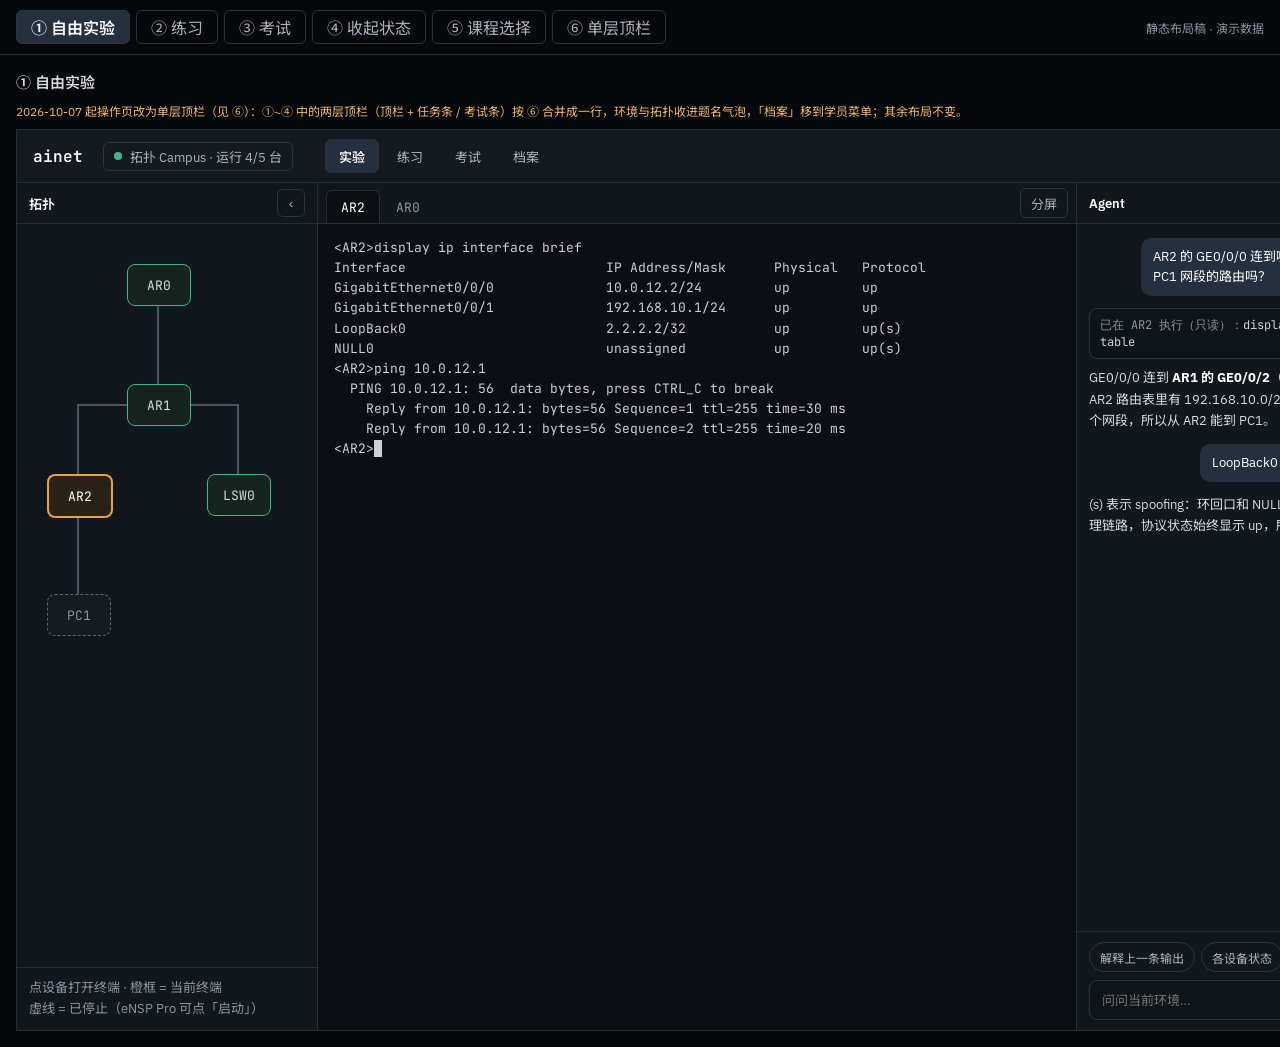
<file: docs/design/ui-layout.html>
<!doctype html>
<html lang="zh-CN"><head><meta charset="utf-8"><meta name="viewport" content="width=device-width, initial-scale=1">
<title>ainet 工作台布局方案（历史）</title>
<!-- 2026-10-14 后的实际布局以 ui-upgrade.md 为准，本页保留旧版设计参考。 -->
<link href="https://fonts.googleapis.com/css2?family=IBM+Plex+Sans:wght@400;500;600&family=JetBrains+Mono:wght@400;600&family=Noto+Sans+SC:wght@400;500;600&display=swap" rel="stylesheet">
<style>
body{margin:0;background:#06080b;color:#d5dbe3;font-family:'IBM Plex Sans','Noto Sans SC',sans-serif}
nav.tabs{position:sticky;top:0;z-index:10;display:flex;gap:6px;padding:10px 16px;background:#06080b;border-bottom:1px solid #262d38}
nav.tabs button{height:34px;padding:0 14px;border:1px solid #2c3440;border-radius:6px;background:transparent;color:#aab3bf;font:inherit;cursor:pointer}
nav.tabs button.on{background:#24303d;color:#fff;font-weight:600}
.board{padding:16px;overflow-x:auto} .board h2{margin:0 0 10px;font-size:15px;font-weight:600}
.frame{width:1440px;border:1px solid #262d38}
.board .note{margin:0 0 10px;color:#f0b56a;font-size:12px}
</style></head><body>
<nav class="tabs"><button data-i="0" class=on>① 自由实验</button><button data-i="1">② 练习</button><button data-i="2">③ 考试</button><button data-i="3">④ 收起状态</button><button data-i="4">⑤ 课程选择</button><button data-i="5">⑥ 单层顶栏</button><span style="margin-left:auto;align-self:center;color:#8a94a3;font-size:12px">静态布局稿 · 演示数据</span></nav>
<section class="board" id="b0"><h2>① 自由实验</h2><p class="note">2026-10-07 起操作页改为单层顶栏（见 ⑥）：①~④ 中的两层顶栏（顶栏 + 任务条 / 考试条）按 ⑥ 合并成一行，环境与拓扑收进题名气泡，「档案」移到学员菜单；其余布局不变。</p><div class="frame">
<div style="width: 1440px; height: 900px; box-sizing: border-box; display: flex; flex-direction: column; background: #0e1217; color: #d5dbe3; font-family: 'IBM Plex Sans', 'Noto Sans SC', sans-serif; font-size: 13px">

  <header style="height: 52px; flex: none; display: flex; align-items: center; gap: 20px; padding: 0 16px; background: #151a21; border-bottom: 1px solid #262d38">
    <div style="font-family: 'JetBrains Mono', monospace; font-weight: 600; font-size: 16px; color: #ffffff">ainet</div>
    <div style="display: flex; align-items: center; gap: 8px; padding: 4px 10px; border: 1px solid #2c3440; border-radius: 6px; color: #aab3bf">
      <span style="width: 8px; height: 8px; border-radius: 50%; background: #3fb68b"></span>
      <span>拓扑 Campus · 运行 4/5 台</span>
    </div>
    <nav aria-label="模式" style="display: flex; gap: 4px; margin-left: 12px">
      <button style="height: 34px; padding: 0 14px; border: none; border-radius: 6px; background: #24303d; color: #ffffff; font: inherit; font-weight: 600">实验</button>
      <button style="height: 34px; padding: 0 14px; border: none; border-radius: 6px; background: transparent; color: #aab3bf; font: inherit">练习</button>
      <button style="height: 34px; padding: 0 14px; border: none; border-radius: 6px; background: transparent; color: #aab3bf; font: inherit">考试</button>
      <button style="height: 34px; padding: 0 14px; border: none; border-radius: 6px; background: transparent; color: #aab3bf; font: inherit">档案</button>
    </nav>
    <div style="flex: 1"></div>
    <div style="color: #aab3bf">学生：[学生姓名]</div>
  </header>

  <main style="flex: 1; min-height: 0; display: flex">

    <section aria-label="拓扑" style="width: 300px; flex: none; display: flex; flex-direction: column; background: #12171d; border-right: 1px solid #262d38">
      <div style="height: 40px; display: flex; align-items: center; justify-content: space-between; padding: 0 12px; border-bottom: 1px solid #262d38">
        <strong style="font-weight: 600; color: #ffffff">拓扑</strong>
        <button aria-label="收起拓扑" style="width: 28px; height: 28px; border: 1px solid #2c3440; border-radius: 6px; background: transparent; color: #aab3bf">‹</button>
      </div>
      <div style="position: relative; flex: 1">
        <div style="position: absolute; left: 140px; top: 70px; width: 2px; height: 110px; background: #4a5566"></div>
        <div style="position: absolute; left: 60px; top: 180px; width: 160px; height: 2px; background: #4a5566"></div>
        <div style="position: absolute; left: 60px; top: 180px; width: 2px; height: 90px; background: #4a5566"></div>
        <div style="position: absolute; left: 220px; top: 180px; width: 2px; height: 90px; background: #4a5566"></div>
        <div style="position: absolute; left: 60px; top: 270px; width: 2px; height: 110px; background: #4a5566"></div>

        <div style="position: absolute; left: 110px; top: 40px; width: 62px; height: 40px; border: 1px solid #3fb68b; border-radius: 8px; background: #17231f; display: flex; align-items: center; justify-content: center; font-family: 'JetBrains Mono', monospace">AR0</div>
        <div style="position: absolute; left: 110px; top: 160px; width: 62px; height: 40px; border: 1px solid #3fb68b; border-radius: 8px; background: #17231f; display: flex; align-items: center; justify-content: center; font-family: 'JetBrains Mono', monospace">AR1</div>
        <div style="position: absolute; left: 30px; top: 250px; width: 62px; height: 40px; border: 2px solid #e8a33d; border-radius: 8px; background: #2a2216; display: flex; align-items: center; justify-content: center; font-family: 'JetBrains Mono', monospace; color: #ffffff">AR2</div>
        <div style="position: absolute; left: 190px; top: 250px; width: 62px; height: 40px; border: 1px solid #3fb68b; border-radius: 8px; background: #17231f; display: flex; align-items: center; justify-content: center; font-family: 'JetBrains Mono', monospace">LSW0</div>
        <div style="position: absolute; left: 30px; top: 370px; width: 62px; height: 40px; border: 1px dashed #5c6676; border-radius: 8px; background: #161b22; display: flex; align-items: center; justify-content: center; font-family: 'JetBrains Mono', monospace; color: #8a94a3">PC1</div>
      </div>
      <div style="padding: 10px 12px; border-top: 1px solid #262d38; color: #8a94a3; line-height: 1.6">点设备打开终端 · 橙框 = 当前终端<br>虚线 = 已停止（eNSP Pro 可点「启动」）</div>
    </section>

    <section aria-label="终端" style="flex: 1; min-width: 0; display: flex; flex-direction: column; background: #0b0e12">
      <div style="height: 40px; flex: none; display: flex; align-items: flex-end; gap: 2px; padding: 0 8px; background: #12171d; border-bottom: 1px solid #262d38">
        <div style="height: 32px; padding: 0 14px; display: flex; align-items: center; background: #0b0e12; border: 1px solid #262d38; border-bottom: none; border-radius: 6px 6px 0 0; color: #ffffff; font-family: 'JetBrains Mono', monospace">AR2</div>
        <div style="height: 32px; padding: 0 14px; display: flex; align-items: center; color: #8a94a3; font-family: 'JetBrains Mono', monospace">AR0</div>
        <div style="flex: 1"></div>
        <button style="height: 30px; margin-bottom: 5px; padding: 0 10px; border: 1px solid #2c3440; border-radius: 6px; background: transparent; color: #aab3bf; font: inherit">分屏</button>
      </div>
      <pre style="flex: 1; margin: 0; padding: 14px 16px; font-family: 'JetBrains Mono', monospace; font-size: 13px; line-height: 1.55; color: #c9d1d9; white-space: pre-wrap">&lt;AR2&gt;display ip interface brief
Interface                         IP Address/Mask      Physical   Protocol
GigabitEthernet0/0/0              10.0.12.2/24         up         up
GigabitEthernet0/0/1              192.168.10.1/24      up         up
LoopBack0                         2.2.2.2/32           up         up(s)
NULL0                             unassigned           up         up(s)
&lt;AR2&gt;ping 10.0.12.1
  PING 10.0.12.1: 56  data bytes, press CTRL_C to break
    Reply from 10.0.12.1: bytes=56 Sequence=1 ttl=255 time=30 ms
    Reply from 10.0.12.1: bytes=56 Sequence=2 ttl=255 time=20 ms
&lt;AR2&gt;<span style="background: #c9d1d9; color: #0b0e12"> </span></pre>
    </section>

    <aside aria-label="Agent" style="width: 380px; flex: none; display: flex; flex-direction: column; background: #12171d; border-left: 1px solid #262d38">
      <div style="height: 40px; flex: none; display: flex; align-items: center; justify-content: space-between; padding: 0 12px; border-bottom: 1px solid #262d38">
        <strong style="font-weight: 600; color: #ffffff">Agent</strong>
        <div style="display: flex; gap: 6px; align-items: center">
          <span style="padding: 2px 8px; border-radius: 10px; background: #1d2a36; color: #8fc1e8; font-size: 12px">自由问答</span>
          <button aria-label="收起 Agent 面板" style="width: 28px; height: 28px; border: 1px solid #2c3440; border-radius: 6px; background: transparent; color: #aab3bf">›</button>
        </div>
      </div>
      <div style="flex: 1; min-height: 0; display: flex; flex-direction: column; gap: 12px; padding: 14px 12px; overflow: hidden">
        <div style="align-self: flex-end; max-width: 280px; padding: 9px 12px; border-radius: 10px; background: #24303d; color: #ffffff; line-height: 1.55">AR2 的 GE0/0/0 连到哪台设备？路由表里有去 PC1 网段的路由吗？</div>
        <div style="display: flex; flex-direction: column; gap: 8px; max-width: 330px">
          <div style="padding: 8px 10px; border: 1px solid #2c3440; border-radius: 8px; background: #0f1419; font-family: 'JetBrains Mono', monospace; font-size: 12px; color: #8a94a3">已在 AR2 执行（只读）：<span style="color: #c9d1d9">display ip routing-table</span></div>
          <div style="line-height: 1.65">GE0/0/0 连到 <b style="color: #ffffff">AR1 的 GE0/0/2</b>（来自拓扑）。<br>AR2 路由表里有 192.168.10.0/24（直连），PC1 就在这个网段，所以从 AR2 能到 PC1。</div>
        </div>
        <div style="align-self: flex-end; max-width: 280px; padding: 9px 12px; border-radius: 10px; background: #24303d; color: #ffffff; line-height: 1.55">LoopBack0 后面的 up(s) 是什么意思？</div>
        <div style="max-width: 330px; line-height: 1.65">(s) 表示 spoofing：环回口和 NULL0 这类逻辑接口没有物理链路，协议状态始终显示 up，所以标了 (s)。</div>
      </div>
      <div style="flex: none; padding: 10px 12px; border-top: 1px solid #262d38; display: flex; flex-direction: column; gap: 8px">
        <div style="display: flex; gap: 6px; flex-wrap: wrap">
          <button style="height: 30px; padding: 0 10px; border: 1px solid #2c3440; border-radius: 15px; background: transparent; color: #aab3bf; font: inherit; font-size: 12px">解释上一条输出</button>
          <button style="height: 30px; padding: 0 10px; border: 1px solid #2c3440; border-radius: 15px; background: transparent; color: #aab3bf; font: inherit; font-size: 12px">各设备状态</button>
        </div>
        <label style="display: flex; gap: 8px; align-items: center">
          <span style="position: absolute; left: -9999px">向 Agent 提问</span>
          <input placeholder="问问当前环境…" style="flex: 1; height: 40px; box-sizing: border-box; padding: 0 12px; border: 1px solid #2c3440; border-radius: 8px; background: #0f1419; color: #d5dbe3; font: inherit">
          <button style="height: 40px; padding: 0 16px; border: none; border-radius: 8px; background: #2f8f7f; color: #ffffff; font: inherit; font-weight: 600">发送</button>
        </label>
      </div>
    </aside>
  </main>
</div>
</div></section><section class="board" id="b1" hidden><h2>② 练习</h2><p class="note">2026-10-07 起操作页改为单层顶栏（见 ⑥）：①~④ 中的两层顶栏（顶栏 + 任务条 / 考试条）按 ⑥ 合并成一行，环境与拓扑收进题名气泡，「档案」移到学员菜单；其余布局不变。</p><div class="frame">
<div style="width: 1440px; height: 900px; box-sizing: border-box; display: flex; flex-direction: column; background: #0e1217; color: #d5dbe3; font-family: 'IBM Plex Sans', 'Noto Sans SC', sans-serif; font-size: 13px">

  <header style="height: 52px; flex: none; display: flex; align-items: center; gap: 20px; padding: 0 16px; background: #151a21; border-bottom: 1px solid #262d38">
    <div style="font-family: 'JetBrains Mono', monospace; font-weight: 600; font-size: 16px; color: #ffffff">ainet</div>
    <div style="display: flex; align-items: center; gap: 8px; padding: 4px 10px; border: 1px solid #2c3440; border-radius: 6px; color: #aab3bf">
      <span style="width: 8px; height: 8px; border-radius: 50%; background: #3fb68b"></span>
      <span>拓扑 Campus · 运行 5/5 台</span>
    </div>
    <nav aria-label="模式" style="display: flex; gap: 4px; margin-left: 12px">
      <button disabled="" style="height: 34px; padding: 0 14px; border: none; border-radius: 6px; background: transparent; color: #5c6676; font: inherit">实验</button>
      <button style="height: 34px; padding: 0 14px; border: none; border-radius: 6px; background: #24303d; color: #ffffff; font: inherit; font-weight: 600">练习</button>
      <button disabled="" style="height: 34px; padding: 0 14px; border: none; border-radius: 6px; background: transparent; color: #5c6676; font: inherit">考试</button>
      <button disabled="" style="height: 34px; padding: 0 14px; border: none; border-radius: 6px; background: transparent; color: #5c6676; font: inherit">档案</button>
    </nav>
    <div style="color: #8a94a3">练习进行中，结束后才能切换</div>
    <div style="flex: 1"></div>
    <div style="color: #aab3bf">学生：[学生姓名]</div>
  </header>

  <div role="region" aria-label="任务条" style="height: 56px; flex: none; display: flex; align-items: center; gap: 18px; padding: 0 16px; background: #182029; border-bottom: 1px solid #2f3a47">
    <span style="padding: 3px 9px; border-radius: 4px; background: #2f8f7f; color: #ffffff; font-weight: 600; font-size: 12px">练习</span>
    <div style="display: flex; flex-direction: column; gap: 2px; min-width: 0">
      <strong style="font-weight: 600; color: #ffffff; font-size: 14px">AR0 与 AR2 互联不通</strong>
      <span style="color: #8a94a3; font-size: 12px">工单：分支机构反馈访问总部失败，请排查 AR0—AR2 链路</span>
    </div>
    <div style="flex: 1"></div>
    <div style="display: flex; align-items: baseline; gap: 6px">
      <span style="color: #8a94a3">用时</span>
      <span style="font-family: 'JetBrains Mono', monospace; font-size: 20px; color: #ffffff">12:48</span>
    </div>
    <div style="display: flex; align-items: center; gap: 8px">
      <span style="color: #8a94a3">判定</span>
      <span style="padding: 3px 8px; border-radius: 4px; background: #17312a; color: #5fd3a7">互通 ✓</span>
      <span style="padding: 3px 8px; border-radius: 4px; background: #33251a; color: #f0b56a">回归 1/2</span>
    </div>
    <button style="height: 36px; padding: 0 14px; border: 1px solid #3a4655; border-radius: 6px; background: transparent; color: #d5dbe3; font: inherit">立即检查</button>
    <button style="height: 36px; padding: 0 14px; border: 1px solid #6b3b3b; border-radius: 6px; background: transparent; color: #f0a0a0; font: inherit">结束练习</button>
  </div>

  <main style="flex: 1; min-height: 0; display: flex">

    <section aria-label="拓扑" style="width: 260px; flex: none; display: flex; flex-direction: column; background: #12171d; border-right: 1px solid #262d38">
      <div style="height: 40px; display: flex; align-items: center; justify-content: space-between; padding: 0 12px; border-bottom: 1px solid #262d38">
        <strong style="font-weight: 600; color: #ffffff">拓扑</strong>
        <button aria-label="收起拓扑" style="width: 28px; height: 28px; border: 1px solid #2c3440; border-radius: 6px; background: transparent; color: #aab3bf">‹</button>
      </div>
      <div style="position: relative; flex: 1">
        <div style="position: absolute; left: 120px; top: 70px; width: 2px; height: 110px; background: #4a5566"></div>
        <div style="position: absolute; left: 50px; top: 180px; width: 150px; height: 2px; background: #4a5566"></div>
        <div style="position: absolute; left: 50px; top: 180px; width: 2px; height: 90px; background: #4a5566"></div>
        <div style="position: absolute; left: 200px; top: 180px; width: 2px; height: 90px; background: #4a5566"></div>
        <div style="position: absolute; left: 90px; top: 40px; width: 62px; height: 40px; border: 2px solid #e8a33d; border-radius: 8px; background: #2a2216; display: flex; align-items: center; justify-content: center; font-family: 'JetBrains Mono', monospace; color: #ffffff">AR0</div>
        <div style="position: absolute; left: 90px; top: 160px; width: 62px; height: 40px; border: 1px solid #3fb68b; border-radius: 8px; background: #17231f; display: flex; align-items: center; justify-content: center; font-family: 'JetBrains Mono', monospace">AR1</div>
        <div style="position: absolute; left: 20px; top: 250px; width: 62px; height: 40px; border: 1px solid #3fb68b; border-radius: 8px; background: #17231f; display: flex; align-items: center; justify-content: center; font-family: 'JetBrains Mono', monospace">AR2</div>
        <div style="position: absolute; left: 170px; top: 250px; width: 62px; height: 40px; border: 1px solid #3fb68b; border-radius: 8px; background: #17231f; display: flex; align-items: center; justify-content: center; font-family: 'JetBrains Mono', monospace">LSW0</div>
        <div style="position: absolute; left: 12px; top: 330px; width: 236px; box-sizing: border-box; padding: 8px 10px; border: 1px solid #2c3440; border-radius: 6px; color: #8a94a3; line-height: 1.55">本题涉及：AR0、AR2<br>本题设备不可停止</div>
      </div>
    </section>

    <section aria-label="终端" style="flex: 1; min-width: 0; display: flex; flex-direction: column; background: #0b0e12">
      <div style="height: 40px; flex: none; display: flex; align-items: flex-end; gap: 2px; padding: 0 8px; background: #12171d; border-bottom: 1px solid #262d38">
        <div style="height: 32px; padding: 0 14px; display: flex; align-items: center; background: #0b0e12; border: 1px solid #262d38; border-bottom: none; border-radius: 6px 6px 0 0; color: #ffffff; font-family: 'JetBrains Mono', monospace">AR0</div>
        <div style="height: 32px; padding: 0 14px; display: flex; align-items: center; color: #8a94a3; font-family: 'JetBrains Mono', monospace">AR2</div>
      </div>
      <pre style="flex: 1; margin: 0; padding: 14px 16px; font-family: 'JetBrains Mono', monospace; font-size: 13px; line-height: 1.55; color: #c9d1d9; white-space: pre-wrap">&lt;AR0&gt;ping 10.0.2.2
  PING 10.0.2.2: 56  data bytes, press CTRL_C to break
    Request time out
    Request time out
  --- 10.0.2.2 ping statistics ---
    2 packet(s) transmitted
    0 packet(s) received
    100.00% packet loss
&lt;AR0&gt;display ip interface brief
Interface                         IP Address/Mask      Physical   Protocol
GigabitEthernet0/0/2              10.0.20.1/24         up         up
&lt;AR0&gt;<span style="background: #c9d1d9; color: #0b0e12"> </span></pre>
    </section>

    <aside aria-label="工单与 Agent 导师" style="width: 380px; flex: none; display: flex; flex-direction: column; background: #12171d; border-left: 1px solid #262d38">
      <div role="tablist" style="height: 40px; flex: none; display: flex; align-items: stretch; padding: 0 8px; border-bottom: 1px solid #262d38">
        <button role="tab" aria-selected="false" style="padding: 0 14px; border: none; border-bottom: 2px solid transparent; background: transparent; color: #8a94a3; font: inherit">工单详情</button>
        <button role="tab" aria-selected="true" style="padding: 0 14px; border: none; border-bottom: 2px solid #2f8f7f; background: transparent; color: #ffffff; font: inherit; font-weight: 600">Agent 导师</button>
        <div style="flex: 1"></div>
        <button aria-label="收起右侧面板" style="align-self: center; width: 28px; height: 28px; border: 1px solid #2c3440; border-radius: 6px; background: transparent; color: #aab3bf">›</button>
      </div>
      <div style="flex: none; padding: 8px 12px; background: #1a2230; color: #8fc1e8; font-size: 12px; line-height: 1.5">导师模式：只引导思路，不直接给答案；对话会作为评分参考</div>
      <div style="flex: 1; min-height: 0; display: flex; flex-direction: column; gap: 12px; padding: 14px 12px; overflow: hidden">
        <div style="align-self: flex-end; max-width: 280px; padding: 9px 12px; border-radius: 10px; background: #24303d; color: #ffffff; line-height: 1.55">AR0 ping 不通 AR2，我该先查什么？</div>
        <div style="max-width: 330px; line-height: 1.65">先确认两端是不是在同一网段。你刚看了 AR0 的接口地址，对端 AR2 那个口配的是什么？把两边的地址和掩码放在一起比一比。</div>
        <div style="align-self: flex-end; max-width: 280px; padding: 9px 12px; border-radius: 10px; background: #24303d; color: #ffffff; line-height: 1.55">AR2 那边是 10.0.2.2/24</div>
        <div style="max-width: 330px; line-height: 1.65">那么 AR0 这边 10.0.20.1/24 和它在同一网段吗？想清楚哪一端配错了，再动手改。</div>
      </div>
      <div style="flex: none; padding: 10px 12px; border-top: 1px solid #262d38; display: flex; flex-direction: column; gap: 8px">
        <div style="display: flex; gap: 6px; align-items: center">
          <span style="color: #8a94a3; font-size: 12px">提示</span>
          <button style="height: 30px; padding: 0 10px; border: 1px solid #2c3440; border-radius: 15px; background: transparent; color: #aab3bf; font: inherit; font-size: 12px">1 级 · 方向</button>
          <button style="height: 30px; padding: 0 10px; border: 1px solid #2c3440; border-radius: 15px; background: transparent; color: #aab3bf; font: inherit; font-size: 12px">2 级 · 位置</button>
          <button style="height: 30px; padding: 0 10px; border: 1px solid #5a4630; border-radius: 15px; background: transparent; color: #f0b56a; font: inherit; font-size: 12px">3 级 · 扣分</button>
        </div>
        <label style="display: flex; gap: 8px; align-items: center">
          <span style="position: absolute; left: -9999px">向导师提问</span>
          <input placeholder="向导师提问…" style="flex: 1; height: 40px; box-sizing: border-box; padding: 0 12px; border: 1px solid #2c3440; border-radius: 8px; background: #0f1419; color: #d5dbe3; font: inherit">
          <button style="height: 40px; padding: 0 16px; border: none; border-radius: 8px; background: #2f8f7f; color: #ffffff; font: inherit; font-weight: 600">发送</button>
        </label>
      </div>
    </aside>
  </main>
</div>
</div></section><section class="board" id="b2" hidden><h2>③ 考试</h2><p class="note">2026-10-07 起操作页改为单层顶栏（见 ⑥）：①~④ 中的两层顶栏（顶栏 + 任务条 / 考试条）按 ⑥ 合并成一行，环境与拓扑收进题名气泡，「档案」移到学员菜单；其余布局不变。</p><div class="frame">
<div style="width: 1440px; height: 900px; box-sizing: border-box; display: flex; flex-direction: column; background: #0e1217; color: #d5dbe3; font-family: 'IBM Plex Sans', 'Noto Sans SC', sans-serif; font-size: 13px">

  <header style="height: 52px; flex: none; display: flex; align-items: center; gap: 20px; padding: 0 16px; background: #151a21; border-bottom: 1px solid #262d38">
    <div style="font-family: 'JetBrains Mono', monospace; font-weight: 600; font-size: 16px; color: #ffffff">ainet</div>
    <div style="display: flex; align-items: center; gap: 8px; padding: 4px 10px; border: 1px solid #2c3440; border-radius: 6px; color: #aab3bf">
      <span style="width: 8px; height: 8px; border-radius: 50%; background: #3fb68b"></span>
      <span>运行 5/5 台</span>
    </div>
    <nav aria-label="模式" style="display: flex; gap: 4px; margin-left: 12px">
      <button disabled="" style="height: 34px; padding: 0 14px; border: none; border-radius: 6px; background: transparent; color: #5c6676; font: inherit">实验</button>
      <button disabled="" style="height: 34px; padding: 0 14px; border: none; border-radius: 6px; background: transparent; color: #5c6676; font: inherit">练习</button>
      <button style="height: 34px; padding: 0 14px; border: none; border-radius: 6px; background: #3a2a2a; color: #ffffff; font: inherit; font-weight: 600">考试</button>
      <button disabled="" style="height: 34px; padding: 0 14px; border: none; border-radius: 6px; background: transparent; color: #5c6676; font: inherit">档案</button>
    </nav>
    <div style="flex: 1"></div>
    <div style="color: #aab3bf">考生：[学生姓名]</div>
  </header>

  <div role="region" aria-label="考试条" style="height: 60px; flex: none; display: flex; align-items: center; gap: 22px; padding: 0 16px; background: #221a1c; border-bottom: 1px solid #4a3034">
    <span style="padding: 3px 9px; border-radius: 4px; background: #b04a4a; color: #ffffff; font-weight: 600; font-size: 12px">考试</span>
    <div style="display: flex; align-items: baseline; gap: 6px">
      <span style="color: #b39a9d">剩余</span>
      <span style="font-family: 'JetBrains Mono', monospace; font-size: 24px; font-weight: 600; color: #ffffff">38:12</span>
    </div>
    <div style="display: flex; align-items: center; gap: 6px">
      <span style="color: #b39a9d">第</span>
      <span style="width: 26px; height: 26px; border-radius: 50%; background: #3fb68b; color: #0e1217; display: flex; align-items: center; justify-content: center; font-weight: 600">1</span>
      <span style="width: 26px; height: 26px; border-radius: 50%; border: 2px solid #ffffff; color: #ffffff; display: flex; align-items: center; justify-content: center; font-weight: 600; box-sizing: border-box">2</span>
      <span style="width: 26px; height: 26px; border-radius: 50%; border: 1px solid #5c4a4d; color: #8a7a7d; display: flex; align-items: center; justify-content: center; box-sizing: border-box">3</span>
      <span style="color: #b39a9d">题</span>
    </div>
    <div style="display: flex; align-items: baseline; gap: 6px">
      <span style="color: #b39a9d">本题</span>
      <span style="font-family: 'JetBrains Mono', monospace; font-size: 16px; color: #f0b56a">09:40</span>
    </div>
    <button style="height: 36px; padding: 0 12px; border: 1px solid #5c4a4d; border-radius: 6px; background: transparent; color: #d5dbe3; font: inherit">查看工单 ▾</button>
    <div style="flex: 1"></div>
    <button style="height: 36px; padding: 0 14px; border: none; border-radius: 6px; background: #2f8f7f; color: #ffffff; font: inherit; font-weight: 600">提交本题</button>
    <button style="height: 36px; padding: 0 14px; border: 1px solid #5c4a4d; border-radius: 6px; background: transparent; color: #d5dbe3; font: inherit">下一题</button>
    <button style="height: 36px; padding: 0 14px; border: 1px solid #8a3d3d; border-radius: 6px; background: transparent; color: #f0a0a0; font: inherit">交卷</button>
  </div>

  <div style="position: relative; flex: none; height: 0">
    <div style="position: absolute; left: 470px; top: 6px; width: 520px; z-index: 2; box-sizing: border-box; padding: 14px 16px; border: 1px solid #4a3034; border-radius: 8px; background: #1c1517; box-shadow: 0 10px 30px rgba(0,0,0,0.5); line-height: 1.65">
      <strong style="display: block; margin-bottom: 4px; color: #ffffff; font-weight: 600">第 2 题 · 工单（展开状态）</strong>
      财务部 VLAN 的终端无法获取网关，请恢复其访问。限用 display / 配置命令，禁止重启设备。
    </div>
  </div>

  <main style="flex: 1; min-height: 0; display: flex">

    <section aria-label="拓扑（已打码）" style="width: 220px; flex: none; display: flex; flex-direction: column; background: #12171d; border-right: 1px solid #262d38">
      <div style="height: 40px; display: flex; align-items: center; justify-content: space-between; padding: 0 12px; border-bottom: 1px solid #262d38">
        <strong style="font-weight: 600; color: #ffffff">拓扑</strong>
        <button aria-label="收起拓扑" style="width: 28px; height: 28px; border: 1px solid #2c3440; border-radius: 6px; background: transparent; color: #aab3bf">‹</button>
      </div>
      <div style="flex: 1; display: flex; flex-direction: column; gap: 8px; padding: 12px">
        <div style="padding: 10px; border: 1px solid #2c3440; border-radius: 6px; font-family: 'JetBrains Mono', monospace">设备 A</div>
        <div style="padding: 10px; border: 1px solid #2c3440; border-radius: 6px; font-family: 'JetBrains Mono', monospace">设备 B</div>
        <div style="padding: 10px; border: 1px solid #2c3440; border-radius: 6px; font-family: 'JetBrains Mono', monospace">设备 C</div>
        <div style="margin-top: 6px; color: #8a94a3; line-height: 1.6">本场考试不提供拓扑：只列出可登录的设备，连线与名称已隐藏</div>
      </div>
    </section>

    <section aria-label="终端（双屏）" style="flex: 1; min-width: 0; display: flex; background: #0b0e12">
      <div style="flex: 1; min-width: 0; display: flex; flex-direction: column; border-right: 1px solid #262d38">
        <div style="height: 36px; flex: none; display: flex; align-items: center; padding: 0 12px; background: #12171d; border-bottom: 1px solid #262d38; font-family: 'JetBrains Mono', monospace; color: #ffffff">设备 B</div>
        <pre style="flex: 1; margin: 0; padding: 14px 16px; font-family: 'JetBrains Mono', monospace; font-size: 13px; line-height: 1.55; color: #c9d1d9; white-space: pre-wrap">&lt;B&gt;display vlan
VID  Type    Ports
--------------------------------------------
1    common  UT:GE0/0/1(U)  GE0/0/2(U)
20   common  TG:GE0/0/24(U)
&lt;B&gt;display port vlan GigabitEthernet0/0/2
Port                 Link Type  PVID  Trunk VLAN List
GigabitEthernet0/0/2 access     1     -
&lt;B&gt;<span style="background: #c9d1d9; color: #0b0e12"> </span></pre>
      </div>
      <div style="flex: 1; min-width: 0; display: flex; flex-direction: column">
        <div style="height: 36px; flex: none; display: flex; align-items: center; padding: 0 12px; background: #12171d; border-bottom: 1px solid #262d38; font-family: 'JetBrains Mono', monospace; color: #8a94a3">设备 A</div>
        <pre style="flex: 1; margin: 0; padding: 14px 16px; font-family: 'JetBrains Mono', monospace; font-size: 13px; line-height: 1.55; color: #c9d1d9; white-space: pre-wrap">&lt;A&gt;display ip interface brief
Interface                    IP Address/Mask   Physical Protocol
Vlanif20                     192.168.20.1/24   up       up
&lt;A&gt;<span style="background: #c9d1d9; color: #0b0e12"> </span></pre>
      </div>
    </section>
  </main>

  <footer style="height: 30px; flex: none; display: flex; align-items: center; gap: 16px; padding: 0 16px; background: #151a21; border-top: 1px solid #262d38; color: #8a94a3; font-size: 12px">
    <span>无 Agent 面板（后端也拒绝 Agent 请求）</span>
    <span>·</span>
    <span>提示按模板设定：本场禁用</span>
  </footer>
</div>
</div></section><section class="board" id="b3" hidden><h2>④ 收起状态</h2><p class="note">2026-10-07 起操作页改为单层顶栏（见 ⑥）：①~④ 中的两层顶栏（顶栏 + 任务条 / 考试条）按 ⑥ 合并成一行，环境与拓扑收进题名气泡，「档案」移到学员菜单；其余布局不变。</p><div class="frame">
<div style="width: 1440px; height: 900px; box-sizing: border-box; display: flex; flex-direction: column; background: #0e1217; color: #d5dbe3; font-family: 'IBM Plex Sans', 'Noto Sans SC', sans-serif; font-size: 13px">

  <header style="height: 52px; flex: none; display: flex; align-items: center; gap: 20px; padding: 0 16px; background: #151a21; border-bottom: 1px solid #262d38">
    <div style="font-family: 'JetBrains Mono', monospace; font-weight: 600; font-size: 16px; color: #ffffff">ainet</div>
    <div style="display: flex; align-items: center; gap: 8px; padding: 4px 10px; border: 1px solid #2c3440; border-radius: 6px; color: #aab3bf">
      <span style="width: 8px; height: 8px; border-radius: 50%; background: #3fb68b"></span>
      <span>拓扑 Campus · 运行 5/5 台</span>
    </div>
    <nav aria-label="模式" style="display: flex; gap: 4px; margin-left: 12px">
      <button disabled="" style="height: 34px; padding: 0 14px; border: none; border-radius: 6px; background: transparent; color: #5c6676; font: inherit">实验</button>
      <button style="height: 34px; padding: 0 14px; border: none; border-radius: 6px; background: #24303d; color: #ffffff; font: inherit; font-weight: 600">练习</button>
      <button disabled="" style="height: 34px; padding: 0 14px; border: none; border-radius: 6px; background: transparent; color: #5c6676; font: inherit">考试</button>
      <button disabled="" style="height: 34px; padding: 0 14px; border: none; border-radius: 6px; background: transparent; color: #5c6676; font: inherit">档案</button>
    </nav>
    <div style="flex: 1"></div>
    <div style="color: #aab3bf">学生：[学生姓名]</div>
  </header>

  <div role="region" aria-label="任务条" style="height: 56px; flex: none; display: flex; align-items: center; gap: 18px; padding: 0 16px; background: #182029; border-bottom: 1px solid #2f3a47">
    <span style="padding: 3px 9px; border-radius: 4px; background: #2f8f7f; color: #ffffff; font-weight: 600; font-size: 12px">练习</span>
    <strong style="font-weight: 600; color: #ffffff; font-size: 14px">AR0 与 AR2 互联不通</strong>
    <div style="flex: 1"></div>
    <span style="font-family: 'JetBrains Mono', monospace; font-size: 20px; color: #ffffff">12:48</span>
    <button style="height: 36px; padding: 0 14px; border: 1px solid #3a4655; border-radius: 6px; background: transparent; color: #d5dbe3; font: inherit">立即检查</button>
    <button style="height: 36px; padding: 0 14px; border: 1px solid #6b3b3b; border-radius: 6px; background: transparent; color: #f0a0a0; font: inherit">结束练习</button>
  </div>

  <main style="flex: 1; min-height: 0; display: flex">

    <nav aria-label="左侧图标栏" style="width: 48px; flex: none; display: flex; flex-direction: column; align-items: center; gap: 8px; padding-top: 10px; background: #12171d; border-right: 1px solid #262d38">
      <button aria-label="展开拓扑" style="width: 36px; height: 36px; border: 1px solid #2c3440; border-radius: 8px; background: transparent; color: #aab3bf; display: flex; align-items: center; justify-content: center">
        <svg width="18" height="18" viewBox="0 0 24 24" fill="none" stroke="currentColor" stroke-width="1.8"><rect x="9" y="2" width="6" height="5" rx="1"></rect><rect x="2" y="17" width="6" height="5" rx="1"></rect><rect x="16" y="17" width="6" height="5" rx="1"></rect><path d="M12 7v5M5 17v-5h14v5"></path></svg>
      </button>
      <span style="writing-mode: vertical-rl; color: #8a94a3; letter-spacing: 2px">拓扑</span>
    </nav>

    <section aria-label="终端（三分屏）" style="flex: 1; min-width: 0; display: flex; background: #0b0e12">
      <div style="flex: 1; min-width: 0; display: flex; flex-direction: column; border-right: 1px solid #262d38">
        <div style="height: 36px; flex: none; display: flex; align-items: center; padding: 0 12px; background: #12171d; border-bottom: 1px solid #262d38; font-family: 'JetBrains Mono', monospace; color: #ffffff">AR0</div>
        <pre style="flex: 1; margin: 0; padding: 14px 16px; font-family: 'JetBrains Mono', monospace; font-size: 13px; line-height: 1.55; color: #c9d1d9; white-space: pre-wrap">[AR0-GigabitEthernet0/0/2]ip address 10.0.2.1 24
[AR0-GigabitEthernet0/0/2]return
&lt;AR0&gt;ping 10.0.2.2
    Reply from 10.0.2.2: bytes=56 ttl=255
&lt;AR0&gt;<span style="background: #c9d1d9; color: #0b0e12"> </span></pre>
      </div>
      <div style="flex: 1; min-width: 0; display: flex; flex-direction: column; border-right: 1px solid #262d38">
        <div style="height: 36px; flex: none; display: flex; align-items: center; padding: 0 12px; background: #12171d; border-bottom: 1px solid #262d38; font-family: 'JetBrains Mono', monospace; color: #8a94a3">AR2</div>
        <pre style="flex: 1; margin: 0; padding: 14px 16px; font-family: 'JetBrains Mono', monospace; font-size: 13px; line-height: 1.55; color: #c9d1d9; white-space: pre-wrap">&lt;AR2&gt;display ip interface brief
GigabitEthernet0/0/0   10.0.2.2/24  up  up
&lt;AR2&gt;<span style="background: #c9d1d9; color: #0b0e12"> </span></pre>
      </div>
      <div style="flex: 1; min-width: 0; display: flex; flex-direction: column">
        <div style="height: 36px; flex: none; display: flex; align-items: center; padding: 0 12px; background: #12171d; border-bottom: 1px solid #262d38; font-family: 'JetBrains Mono', monospace; color: #8a94a3">AR1</div>
        <pre style="flex: 1; margin: 0; padding: 14px 16px; font-family: 'JetBrains Mono', monospace; font-size: 13px; line-height: 1.55; color: #c9d1d9; white-space: pre-wrap">&lt;AR1&gt;<span style="background: #c9d1d9; color: #0b0e12"> </span></pre>
      </div>
    </section>

    <nav aria-label="右侧图标栏" style="width: 48px; flex: none; display: flex; flex-direction: column; align-items: center; gap: 8px; padding-top: 10px; background: #12171d; border-left: 1px solid #262d38">
      <button aria-label="展开工单" style="width: 36px; height: 36px; border: 1px solid #2c3440; border-radius: 8px; background: transparent; color: #aab3bf; display: flex; align-items: center; justify-content: center">
        <svg width="18" height="18" viewBox="0 0 24 24" fill="none" stroke="currentColor" stroke-width="1.8"><path d="M6 2h9l5 5v15H6z"></path><path d="M14 2v6h6M9 13h8M9 17h6"></path></svg>
      </button>
      <button aria-label="展开 Agent 导师" style="position: relative; width: 36px; height: 36px; border: 1px solid #2f8f7f; border-radius: 8px; background: transparent; color: #7cc4b8; display: flex; align-items: center; justify-content: center">
        <svg width="18" height="18" viewBox="0 0 24 24" fill="none" stroke="currentColor" stroke-width="1.8"><path d="M4 5h16v11H9l-5 4z"></path></svg>
        <span style="position: absolute; right: -3px; top: -3px; width: 9px; height: 9px; border-radius: 50%; background: #e8a33d"></span>
      </button>
      <span style="writing-mode: vertical-rl; color: #8a94a3; letter-spacing: 2px">导师有新回复</span>
    </nav>
  </main>
</div>
</div></section>
<section class="board" id="b4" hidden><h2>⑤ 课程选择（登录后默认进入：环境 → 章节 → 课题 → 预览）</h2><div class="frame">
<div style="width: 1440px; height: 900px; box-sizing: border-box; display: flex; flex-direction: column; background: #0e1217; color: #d5dbe3; font-family: 'IBM Plex Sans', 'Noto Sans SC', sans-serif; font-size: 13px">

  <header style="height: 52px; flex: none; display: flex; align-items: center; gap: 16px; padding: 0 16px; background: #151a21; border-bottom: 1px solid #262d38">
    <div style="font-family: 'JetBrains Mono', monospace; font-weight: 600; font-size: 16px; color: #ffffff">ainet</div>
    <div style="color: #8a94a3">课程选择</div>
    <div style="flex: 1"></div>
    <button style="height: 34px; padding: 0 10px; border: 1px solid #2c3440; border-radius: 6px; background: transparent; color: #aab3bf; font: inherit">↻ 重新检测环境</button>
    <button style="height: 34px; padding: 0 12px; border: 1px solid #2c3440; border-radius: 6px; background: transparent; color: #d5dbe3; font: inherit">[学员姓名] ▾</button>
  </header>

  <main style="flex: 1; min-height: 0; display: flex">

    <nav aria-label="模拟环境" style="width: 210px; flex: none; display: flex; flex-direction: column; background: #10141a; border-right: 1px solid #262d38">
      <div style="padding: 14px 16px 8px; color: #8a94a3; font-size: 12px; letter-spacing: 1px">模拟环境</div>
      <div style="display: flex; flex-direction: column; gap: 8px; padding: 0 10px">
        <button style="display: flex; flex-direction: column; align-items: flex-start; gap: 4px; padding: 12px; border: 1px solid #2f8f7f; border-radius: 10px; background: #15201e; color: #ffffff; font: inherit; text-align: left">
          <span style="display: flex; align-items: center; gap: 8px; font-size: 14px; font-weight: 600"><span style="width: 8px; height: 8px; border-radius: 50%; background: #3fb68b"></span>eNSP Pro</span>
          <span style="color: #8fd3c2; font-size: 12px">（在线 · YunShan · 3 个沙箱）</span>
        </button>
        <button disabled="" style="display: flex; flex-direction: column; align-items: flex-start; gap: 4px; padding: 12px; border: 1px solid #262d38; border-radius: 10px; background: transparent; color: #5c6676; font: inherit; text-align: left; cursor: not-allowed">
          <span style="display: flex; align-items: center; gap: 8px; font-size: 14px; font-weight: 600"><span style="width: 8px; height: 8px; border-radius: 50%; background: #4a5566"></span>eNSP</span>
          <span style="font-size: 12px">（离线）</span>
        </button>
      </div>
      <div style="flex: 1"></div>
      <div style="padding: 12px 16px; border-top: 1px solid #262d38; color: #8a94a3; line-height: 1.6; font-size: 12px">打开本页时自动检测；离线的环境不可选</div>
    </nav>

    <nav aria-label="章节" style="width: 240px; flex: none; display: flex; flex-direction: column; background: #12171d; border-right: 1px solid #262d38">
      <div style="padding: 14px 16px 8px; color: #8a94a3; font-size: 12px; letter-spacing: 1px">eNSP Pro · 学习章节</div>
      <div style="display: flex; flex-direction: column; gap: 2px; padding: 0 8px">
        <button style="display: flex; align-items: center; gap: 10px; height: 48px; padding: 0 10px; border: none; border-radius: 8px; background: transparent; color: #d5dbe3; font: inherit; text-align: left"><span style="font-family: 'JetBrains Mono', monospace; color: #8a94a3; width: 30px">L01</span><span style="flex: 1">链路与接口</span><span style="color: #8a94a3">2</span></button>
        <button style="display: flex; align-items: center; gap: 10px; height: 48px; padding: 0 10px; border: none; border-radius: 8px; background: #24303d; color: #ffffff; font: inherit; font-weight: 600; text-align: left"><span style="font-family: 'JetBrains Mono', monospace; color: #7cc4b8; width: 30px">L02</span><span style="flex: 1">IP 编址与静态路由</span><span style="color: #aab3bf">2</span></button>
        <button style="display: flex; align-items: center; gap: 10px; height: 48px; padding: 0 10px; border: none; border-radius: 8px; background: transparent; color: #d5dbe3; font: inherit; text-align: left"><span style="font-family: 'JetBrains Mono', monospace; color: #8a94a3; width: 30px">L03</span><span style="flex: 1">VLAN</span><span style="color: #8a94a3">1</span></button>
        <button style="display: flex; align-items: center; gap: 10px; height: 48px; padding: 0 10px; border: none; border-radius: 8px; background: transparent; color: #d5dbe3; font: inherit; text-align: left"><span style="font-family: 'JetBrains Mono', monospace; color: #8a94a3; width: 30px">L04</span><span style="flex: 1">OSPF</span><span style="color: #8a94a3">1</span></button>
        <button style="display: flex; align-items: center; gap: 10px; height: 48px; padding: 0 10px; border: none; border-radius: 8px; background: transparent; color: #d5dbe3; font: inherit; text-align: left"><span style="font-family: 'JetBrains Mono', monospace; color: #8a94a3; width: 30px">L05</span><span style="flex: 1">ACL</span><span style="color: #8a94a3">1</span></button>
        <button style="display: flex; align-items: center; gap: 10px; height: 48px; padding: 0 10px; border: none; border-radius: 8px; background: transparent; color: #5c6676; font: inherit; text-align: left"><span style="font-family: 'JetBrains Mono', monospace; width: 30px">L06</span><span style="flex: 1">DHCP</span><span>待补充</span></button>
        <button style="display: flex; align-items: center; gap: 10px; height: 48px; padding: 0 10px; border: none; border-radius: 8px; background: transparent; color: #5c6676; font: inherit; text-align: left"><span style="font-family: 'JetBrains Mono', monospace; width: 30px">L07</span><span style="flex: 1">NAT</span><span>待补充</span></button>
        <button style="display: flex; align-items: center; gap: 10px; height: 48px; padding: 0 10px; border: none; border-radius: 8px; background: transparent; color: #5c6676; font: inherit; text-align: left"><span style="font-family: 'JetBrains Mono', monospace; width: 30px">L08</span><span style="flex: 1">STP</span><span>待补充</span></button>
      </div>
    </nav>

    <section aria-label="课题" style="width: 360px; flex: none; display: flex; flex-direction: column; border-right: 1px solid #262d38">
      <div style="padding: 14px 16px 8px; color: #8a94a3; font-size: 12px; letter-spacing: 1px">L02 · 课题</div>
      <div style="display: flex; flex-direction: column; gap: 10px; padding: 0 12px">
        <button style="display: flex; flex-direction: column; gap: 6px; padding: 14px; border: 1px solid #2f8f7f; border-radius: 10px; background: #15201e; color: #d5dbe3; font: inherit; text-align: left">
          <span style="display: flex; justify-content: space-between; width: 100%"><strong style="color: #ffffff; font-size: 14px; font-weight: 600">AR2 回程路由缺失</strong><span style="color: #5fd3a7">已通过 ✓</span></span>
          <span style="color: #aab3bf; line-height: 1.55">分支能 ping 通网关，访问总部却单向不通</span>
          <span style="display: flex; gap: 6px"><span style="padding: 2px 8px; border-radius: 4px; background: #1d2a36; color: #8fc1e8; font-size: 12px">难度 ★★</span><span style="padding: 2px 8px; border-radius: 4px; background: #222a33; color: #aab3bf; font-size: 12px">约 15 分钟</span></span>
        </button>
        <button style="display: flex; flex-direction: column; gap: 6px; padding: 14px; border: 1px solid #2c3440; border-radius: 10px; background: transparent; color: #d5dbe3; font: inherit; text-align: left">
          <span style="display: flex; justify-content: space-between; width: 100%"><strong style="color: #ffffff; font-size: 14px; font-weight: 600">AR0 与 AR2 互联地址冲突</strong><span style="color: #8a94a3">未开始</span></span>
          <span style="color: #aab3bf; line-height: 1.55">互联链路物理 up，三层不通</span>
          <span style="display: flex; gap: 6px"><span style="padding: 2px 8px; border-radius: 4px; background: #1d2a36; color: #8fc1e8; font-size: 12px">难度 ★★</span><span style="padding: 2px 8px; border-radius: 4px; background: #222a33; color: #aab3bf; font-size: 12px">约 10 分钟</span></span>
        </button>
      </div>
      <div style="flex: 1"></div>
      <div style="padding: 12px 16px; border-top: 1px solid #262d38; color: #8a94a3; line-height: 1.6">只列出 eNSP Pro 环境下的课题</div>
    </section>

    <section aria-label="预览" style="flex: 1; min-width: 0; display: flex; flex-direction: column; padding: 18px 22px; gap: 14px">
      <div style="display: flex; align-items: baseline; gap: 12px">
        <h1 style="margin: 0; font-size: 20px; font-weight: 600; color: #ffffff">AR2 回程路由缺失</h1>
        <span style="color: #8a94a3">L02 · 难度 ★★ · 约 15 分钟</span>
      </div>
      <p style="margin: 0; line-height: 1.7; color: #c3cad4">分支机构用户反馈：能访问本地网关，但访问总部服务器失败。请定位故障点并修复，使分支与总部双向互通。考查静态路由的来回路径与 display ip routing-table 的阅读。</p>
      <div style="display: flex; gap: 8px; flex-wrap: wrap">
        <span style="padding: 3px 9px; border: 1px solid #2c3440; border-radius: 12px; color: #aab3bf">静态路由</span>
        <span style="padding: 3px 9px; border: 1px solid #2c3440; border-radius: 12px; color: #aab3bf">回程路径</span>
        <span style="padding: 3px 9px; border: 1px solid #2c3440; border-radius: 12px; color: #aab3bf">ping / tracert</span>
      </div>

      <div style="position: relative; flex: 1; min-height: 0; border: 1px solid #262d38; border-radius: 10px; background: #12171d">
        <div style="position: absolute; left: 14px; top: 10px; color: #8a94a3; font-size: 12px">拓扑预览 · 沙箱 ainet_campus</div>
        <div style="position: absolute; left: 330px; top: 90px; width: 2px; height: 100px; background: #4a5566"></div>
        <div style="position: absolute; left: 180px; top: 190px; width: 300px; height: 2px; background: #4a5566"></div>
        <div style="position: absolute; left: 180px; top: 190px; width: 2px; height: 90px; background: #4a5566"></div>
        <div style="position: absolute; left: 480px; top: 190px; width: 2px; height: 90px; background: #4a5566"></div>
        <div style="position: absolute; left: 180px; top: 280px; width: 2px; height: 70px; background: #4a5566"></div>
        <div style="position: absolute; left: 298px; top: 60px; width: 66px; height: 40px; border: 1px solid #3fb68b; border-radius: 8px; background: #17231f; display: flex; align-items: center; justify-content: center; font-family: 'JetBrains Mono', monospace">AR1</div>
        <div style="position: absolute; left: 148px; top: 260px; width: 66px; height: 40px; border: 2px solid #e8a33d; border-radius: 8px; background: #2a2216; display: flex; align-items: center; justify-content: center; font-family: 'JetBrains Mono', monospace; color: #ffffff">AR2</div>
        <div style="position: absolute; left: 448px; top: 260px; width: 66px; height: 40px; border: 2px solid #e8a33d; border-radius: 8px; background: #2a2216; display: flex; align-items: center; justify-content: center; font-family: 'JetBrains Mono', monospace; color: #ffffff">AR0</div>
        <div style="position: absolute; left: 148px; top: 340px; width: 66px; height: 40px; border: 1px dashed #5c6676; border-radius: 8px; background: #161b22; display: flex; align-items: center; justify-content: center; font-family: 'JetBrains Mono', monospace; color: #8a94a3">PC1</div>
        <div style="position: absolute; right: 14px; bottom: 12px; color: #8a94a3; font-size: 12px">橙框 = 本题涉及 · 虚线 = 未启动</div>
      </div>

      <div style="display: flex; align-items: center; gap: 14px; padding: 12px 14px; border: 1px solid #2c3440; border-radius: 10px; background: #151a21">
        <div style="flex: 1; line-height: 1.6; color: #aab3bf">进入时将切到沙箱 <b style="color: #ffffff">ainet_campus</b>，并启动本题需要的 4 台设备（约 2 分钟）</div>
        <button style="height: 44px; padding: 0 22px; border: none; border-radius: 8px; background: #2f8f7f; color: #ffffff; font: inherit; font-size: 15px; font-weight: 600">开始练习</button>
      </div>
    </section>
  </main>
</div>
</div></section><section class="board" id="b5" hidden><h2>⑥ 操作页单层顶栏（A 练习 / B 考试 / C 自由实验）</h2><div class="frame">
<div style="width: 1440px; height: 900px; box-sizing: border-box; display: flex; flex-direction: column; gap: 0; background: #0b0e12; color: #d5dbe3; font-family: 'IBM Plex Sans', 'Noto Sans SC', sans-serif; font-size: 13px">

  <div style="padding: 14px 16px 6px; color: #8a94a3; font-size: 12px; letter-spacing: 1px">A · 练习中（点题名弹出气泡：环境 / 拓扑 / 设备）</div>
  <header style="position: relative; z-index: 3; height: 56px; flex: none; display: flex; align-items: center; gap: 14px; padding: 0 16px; background: #151a21; border-top: 1px solid #262d38; border-bottom: 1px solid #262d38">
    <div style="font-family: 'JetBrains Mono', monospace; font-weight: 600; font-size: 16px; color: #ffffff">ainet</div>
    <nav aria-label="模式" style="display: flex; gap: 2px">
      <button disabled="" style="height: 32px; padding: 0 12px; border: none; border-radius: 6px; background: transparent; color: #5c6676; font: inherit">实验</button>
      <button style="height: 32px; padding: 0 12px; border: none; border-radius: 6px; background: #24303d; color: #ffffff; font: inherit; font-weight: 600">练习</button>
      <button disabled="" style="height: 32px; padding: 0 12px; border: none; border-radius: 6px; background: transparent; color: #5c6676; font: inherit">考试</button>
    </nav>
    <span style="width: 1px; height: 24px; background: #2c3440"></span>
    <button aria-expanded="true" style="height: 38px; display: flex; align-items: center; gap: 8px; padding: 0 12px; border: 1px solid #2f8f7f; border-radius: 8px; background: #15201e; color: #ffffff; font: inherit">
      <span style="padding: 2px 7px; border-radius: 4px; background: #2f8f7f; font-size: 12px; font-weight: 600">练习</span>
      <strong style="font-weight: 600; font-size: 14px">AR2 回程路由缺失</strong><span style="color: #8a94a3">▾</span>
    </button>
    <div style="flex: 1"></div>
    <span style="color: #8a94a3">用时</span><span style="font-family: 'JetBrains Mono', monospace; font-size: 18px; color: #ffffff">04:12</span>
    <span style="padding: 3px 8px; border-radius: 4px; background: #33251a; color: #f0b56a">判定 0/1</span>
    <button style="height: 34px; padding: 0 12px; border: 1px solid #3a4655; border-radius: 6px; background: transparent; color: #d5dbe3; font: inherit">立即检查</button>
    <button style="height: 34px; padding: 0 12px; border: 1px solid #6b3b3b; border-radius: 6px; background: transparent; color: #f0a0a0; font: inherit">结束练习</button>
    <span style="width: 1px; height: 24px; background: #2c3440"></span>
    <button style="height: 34px; padding: 0 10px; border: 1px solid #2c3440; border-radius: 6px; background: transparent; color: #d5dbe3; font: inherit">[学员姓名] ▾</button>
    <button style="height: 34px; padding: 0 12px; border: 1px solid #3a4655; border-radius: 6px; background: transparent; color: #d5dbe3; font: inherit">退出到课程</button>

    <div role="dialog" aria-label="课题信息" style="position: absolute; left: 236px; top: 54px; width: 400px; display: flex; flex-direction: column; gap: 10px; padding: 14px 16px; border: 1px solid #2c3440; border-radius: 10px; background: #1a2029; box-shadow: 0 14px 34px rgba(0,0,0,0.55); line-height: 1.6">
      <div style="position: absolute; left: 40px; top: -7px; width: 12px; height: 12px; background: #1a2029; border-left: 1px solid #2c3440; border-top: 1px solid #2c3440; transform: rotate(45deg)"></div>
      <div style="display: grid; grid-template-columns: 72px minmax(0, 1fr); row-gap: 6px; column-gap: 10px">
        <span style="color: #8a94a3">模拟环境</span><span style="display: flex; align-items: center; gap: 6px"><span style="width: 8px; height: 8px; border-radius: 50%; background: #3fb68b"></span>eNSP Pro · YunShan</span>
        <span style="color: #8a94a3">拓扑</span><span>沙箱 ainet_campus · 运行 5/8 台</span>
        <span style="color: #8a94a3">本题设备</span><span style="font-family: 'JetBrains Mono', monospace">AR0 · AR1 · AR2 · PC1</span>
        <span style="color: #8a94a3">章节</span><span>L02 IP 编址与静态路由 · 难度 ★★</span>
      </div>
      <div style="padding-top: 10px; border-top: 1px solid #2c3440; color: #c3cad4">工单：分支机构能访问本地网关，但访问总部服务器失败。请定位并修复。</div>
      <div style="display: flex; gap: 8px">
        <button style="height: 32px; padding: 0 10px; border: 1px solid #2c3440; border-radius: 6px; background: transparent; color: #aab3bf; font: inherit">↻ 刷新设备状态</button>
        <button style="height: 32px; padding: 0 10px; border: 1px solid #2c3440; border-radius: 6px; background: transparent; color: #aab3bf; font: inherit">查看完整工单</button>
      </div>
    </div>
  </header>
  <div style="height: 300px; flex: none; display: flex; border-bottom: 1px solid #262d38">
    <div style="width: 260px; background: #12171d; border-right: 1px solid #262d38"></div>
    <pre style="flex: 1; margin: 0; padding: 14px 16px; font-family: 'JetBrains Mono', monospace; color: #5c6676">(终端区，比原两层布局多出约 56px 高度)</pre>
    <div style="width: 380px; background: #12171d; border-left: 1px solid #262d38"></div>
  </div>

  <div style="padding: 18px 16px 6px; color: #8a94a3; font-size: 12px; letter-spacing: 1px">B · 考试中（同一行放计时与交卷；「退出到课程」不可用）</div>
  <header style="height: 56px; flex: none; display: flex; align-items: center; gap: 14px; padding: 0 16px; background: #221a1c; border-top: 1px solid #4a3034; border-bottom: 1px solid #4a3034">
    <div style="font-family: 'JetBrains Mono', monospace; font-weight: 600; font-size: 16px; color: #ffffff">ainet</div>
    <button style="height: 38px; display: flex; align-items: center; gap: 8px; padding: 0 12px; border: 1px solid #5c4a4d; border-radius: 8px; background: transparent; color: #ffffff; font: inherit">
      <span style="padding: 2px 7px; border-radius: 4px; background: #b04a4a; font-size: 12px; font-weight: 600">考试</span>
      <strong style="font-weight: 600; font-size: 14px">第 2 / 3 题</strong><span style="color: #b39a9d">▾</span>
    </button>
    <div style="display: flex; gap: 5px">
      <span style="width: 22px; height: 22px; border-radius: 50%; background: #3fb68b"></span>
      <span style="width: 22px; height: 22px; box-sizing: border-box; border-radius: 50%; border: 2px solid #ffffff"></span>
      <span style="width: 22px; height: 22px; box-sizing: border-box; border-radius: 50%; border: 1px solid #5c4a4d"></span>
    </div>
    <div style="flex: 1"></div>
    <span style="color: #b39a9d">剩余</span><span style="font-family: 'JetBrains Mono', monospace; font-size: 20px; font-weight: 600; color: #ffffff">38:12</span>
    <span style="color: #b39a9d">本题</span><span style="font-family: 'JetBrains Mono', monospace; font-size: 15px; color: #f0b56a">09:40</span>
    <button style="height: 34px; padding: 0 12px; border: none; border-radius: 6px; background: #2f8f7f; color: #ffffff; font: inherit; font-weight: 600">提交本题</button>
    <button style="height: 34px; padding: 0 12px; border: 1px solid #5c4a4d; border-radius: 6px; background: transparent; color: #d5dbe3; font: inherit">下一题</button>
    <button style="height: 34px; padding: 0 12px; border: 1px solid #8a3d3d; border-radius: 6px; background: transparent; color: #f0a0a0; font: inherit">交卷</button>
    <span style="width: 1px; height: 24px; background: #4a3034"></span>
    <span style="color: #b39a9d">考生 [学员姓名]</span>
  </header>

  <div style="padding: 18px 16px 6px; color: #8a94a3; font-size: 12px; letter-spacing: 1px">C · 自由实验（左侧显示「自由实验」，同样可点开看环境 / 拓扑；右侧学员菜单展开状态）</div>
  <header style="position: relative; z-index: 2; height: 56px; flex: none; display: flex; align-items: center; gap: 14px; padding: 0 16px; background: #151a21; border-top: 1px solid #262d38; border-bottom: 1px solid #262d38">
    <div style="font-family: 'JetBrains Mono', monospace; font-weight: 600; font-size: 16px; color: #ffffff">ainet</div>
    <nav aria-label="模式" style="display: flex; gap: 2px">
      <button style="height: 32px; padding: 0 12px; border: none; border-radius: 6px; background: #24303d; color: #ffffff; font: inherit; font-weight: 600">实验</button>
      <button style="height: 32px; padding: 0 12px; border: none; border-radius: 6px; background: transparent; color: #aab3bf; font: inherit">练习</button>
      <button style="height: 32px; padding: 0 12px; border: none; border-radius: 6px; background: transparent; color: #aab3bf; font: inherit">考试</button>
    </nav>
    <span style="width: 1px; height: 24px; background: #2c3440"></span>
    <button style="height: 38px; display: flex; align-items: center; gap: 8px; padding: 0 12px; border: 1px solid #2c3440; border-radius: 8px; background: transparent; color: #ffffff; font: inherit">
      <strong style="font-weight: 600; font-size: 14px">自由实验</strong><span style="color: #8a94a3">▾</span>
    </button>
    <div style="flex: 1"></div>
    <button style="height: 34px; padding: 0 10px; border: 1px solid #3a4655; border-radius: 6px; background: #1d2530; color: #ffffff; font: inherit">[学员姓名] ▴</button>
    <button style="height: 34px; padding: 0 12px; border: 1px solid #3a4655; border-radius: 6px; background: transparent; color: #d5dbe3; font: inherit">退出到课程</button>

    <div role="menu" aria-label="学员菜单" style="position: absolute; right: 118px; top: 52px; width: 210px; display: flex; flex-direction: column; padding: 6px; border: 1px solid #2c3440; border-radius: 10px; background: #1a2029; box-shadow: 0 12px 30px rgba(0,0,0,0.5)">
      <button role="menuitem" style="height: 38px; padding: 0 10px; border: none; border-radius: 6px; background: transparent; color: #d5dbe3; font: inherit; text-align: left">我的档案</button>
      <button role="menuitem" style="height: 38px; padding: 0 10px; border: none; border-radius: 6px; background: transparent; color: #d5dbe3; font: inherit; text-align: left">切换学员</button>
      <button role="menuitem" style="height: 38px; padding: 0 10px; border: none; border-radius: 6px; background: transparent; color: #f0a0a0; font: inherit; text-align: left">登出</button>
    </div>
  </header>
  <div style="flex: 1; background: #0b0e12"></div>
</div>
</div></section>
<script>
document.querySelectorAll('nav.tabs button').forEach(b=>b.onclick=()=>{
  document.querySelectorAll('nav.tabs button').forEach(x=>x.classList.toggle('on',x===b));
  document.querySelectorAll('.board').forEach((s,i)=>s.hidden=String(i)!==b.dataset.i);
});
</script></body></html>
</file>
